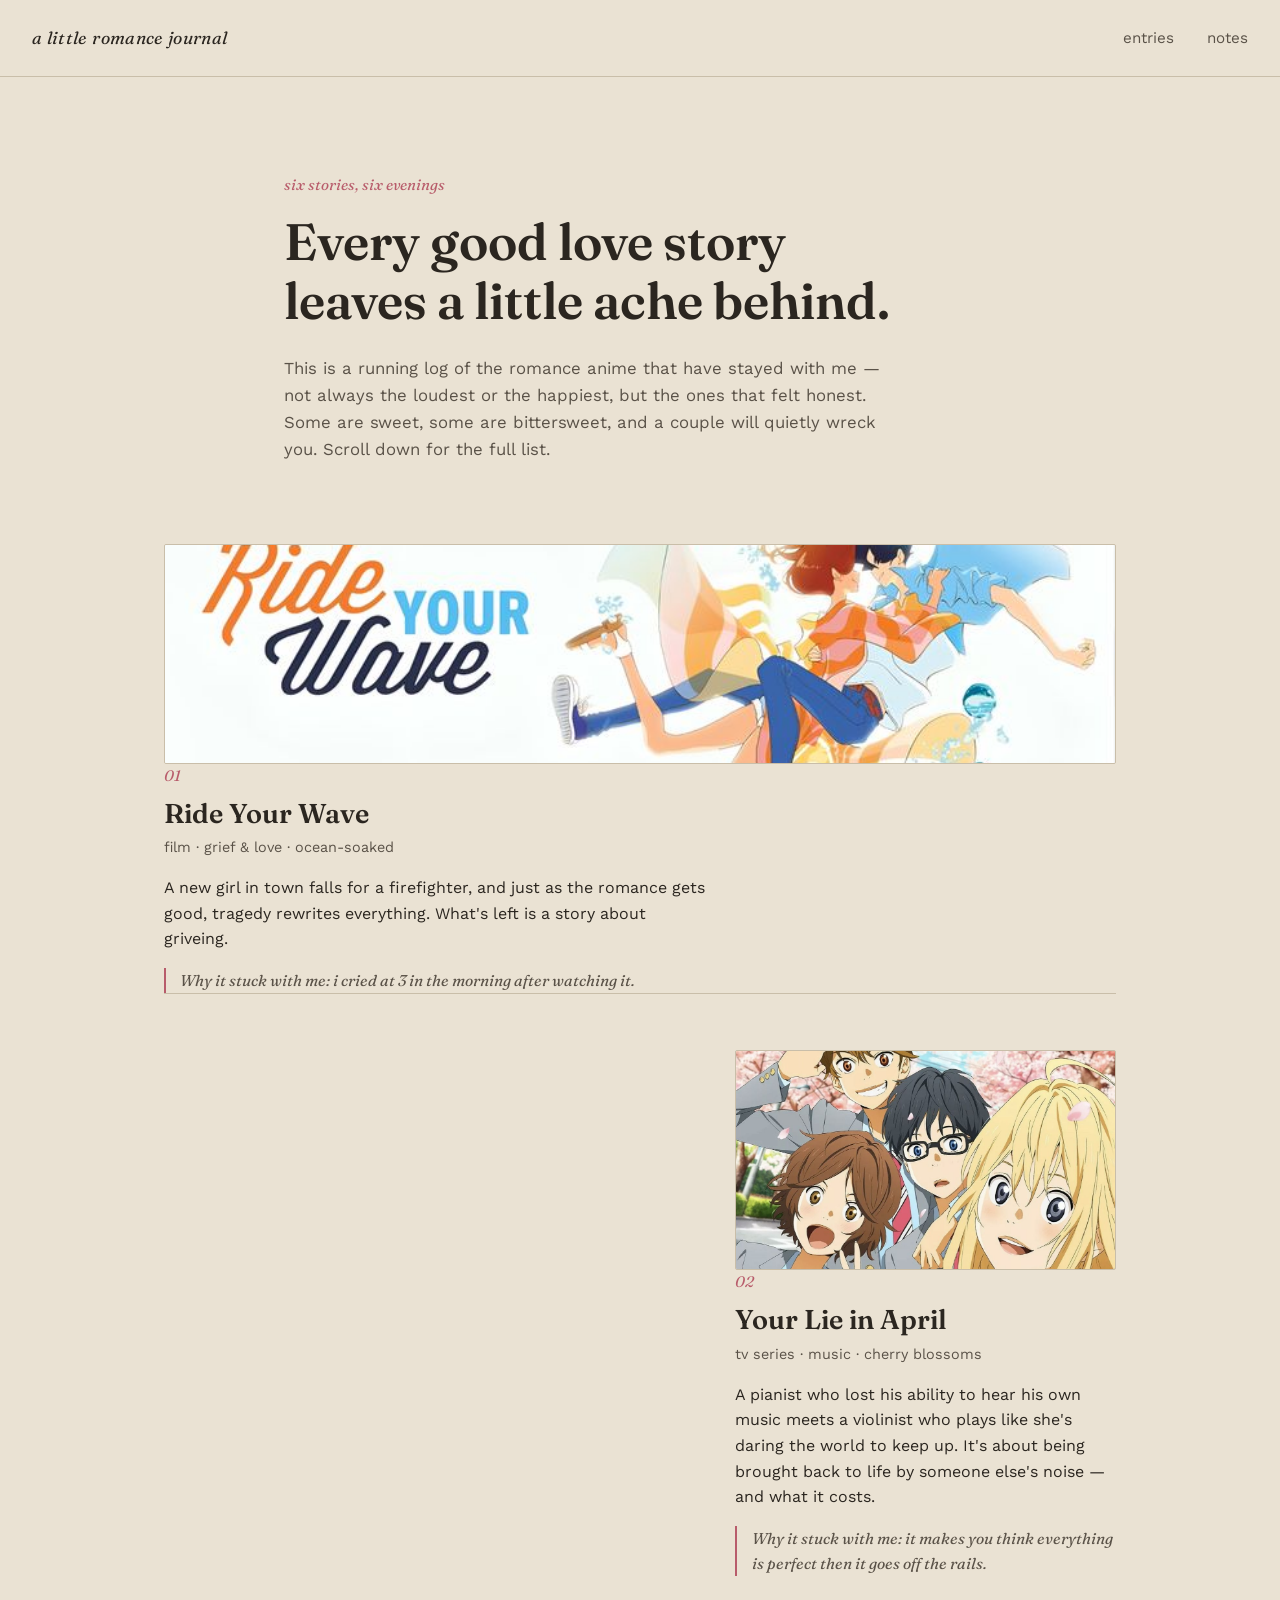
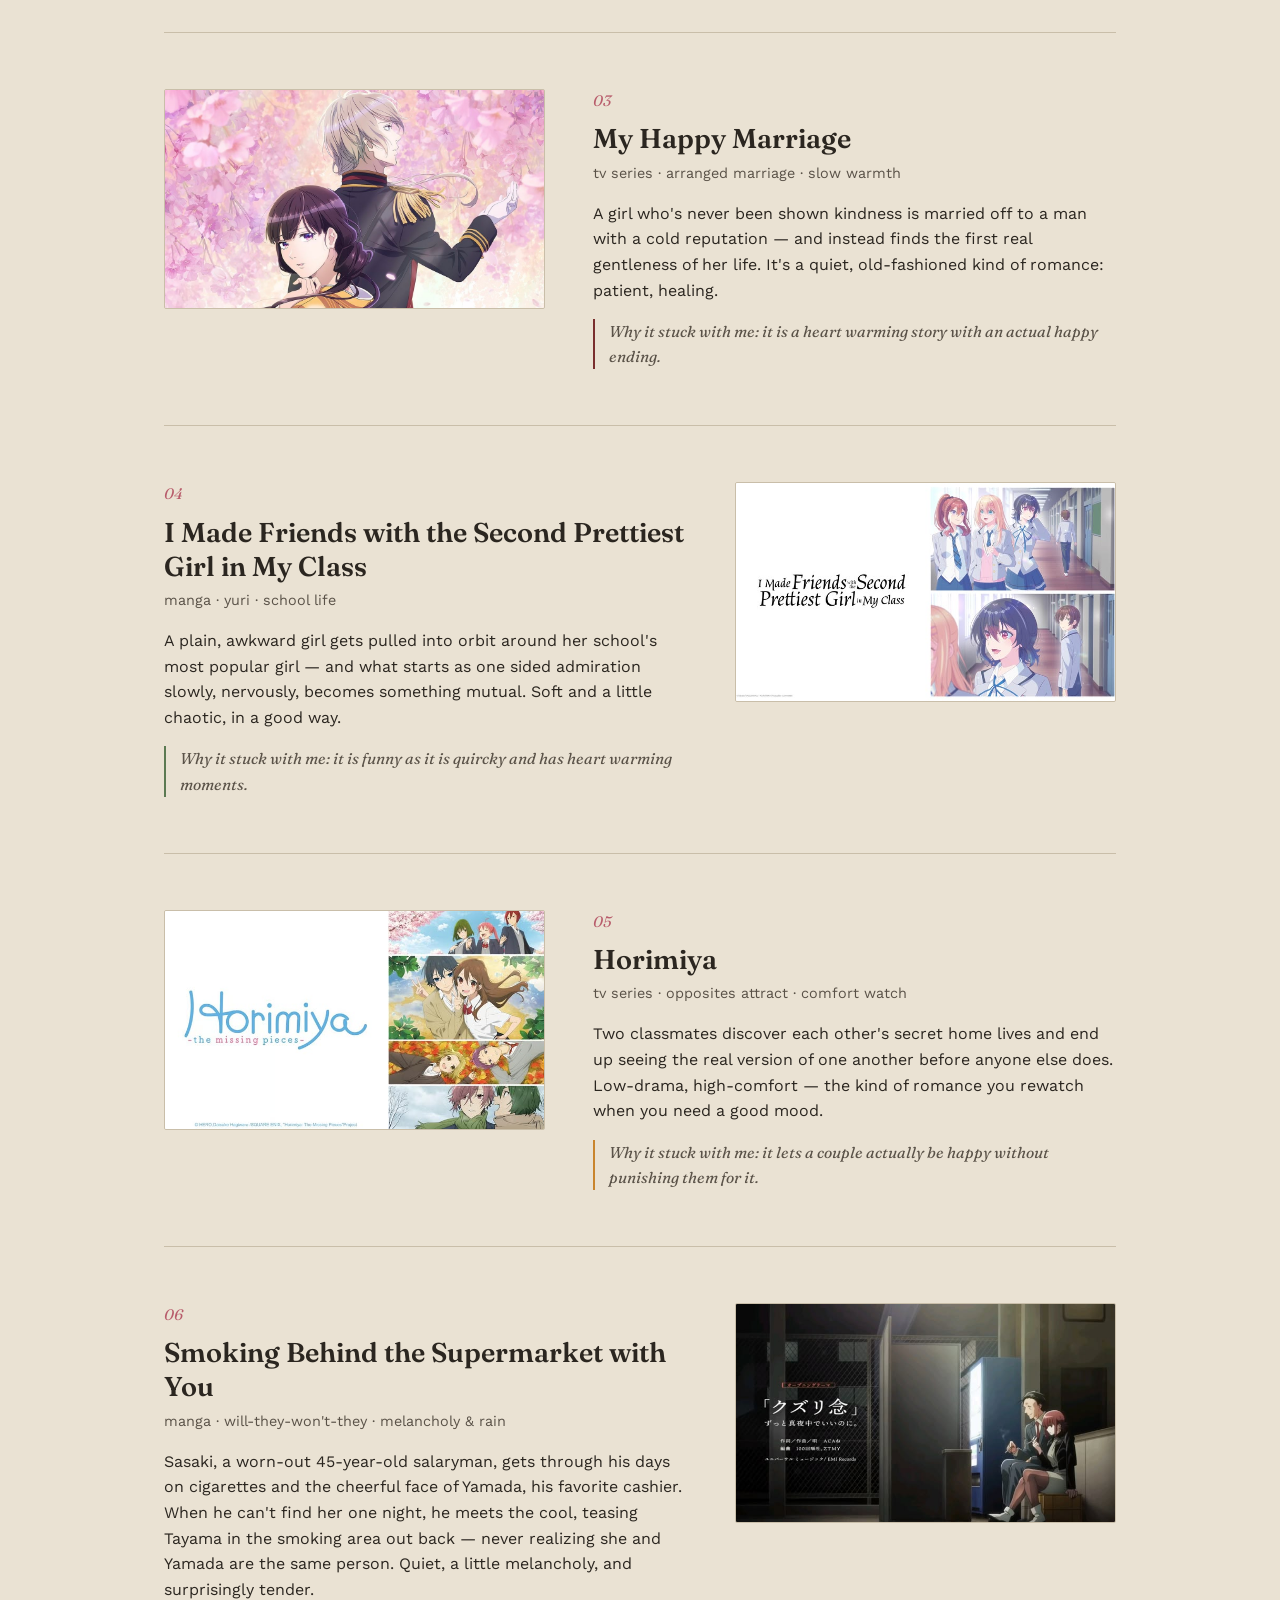
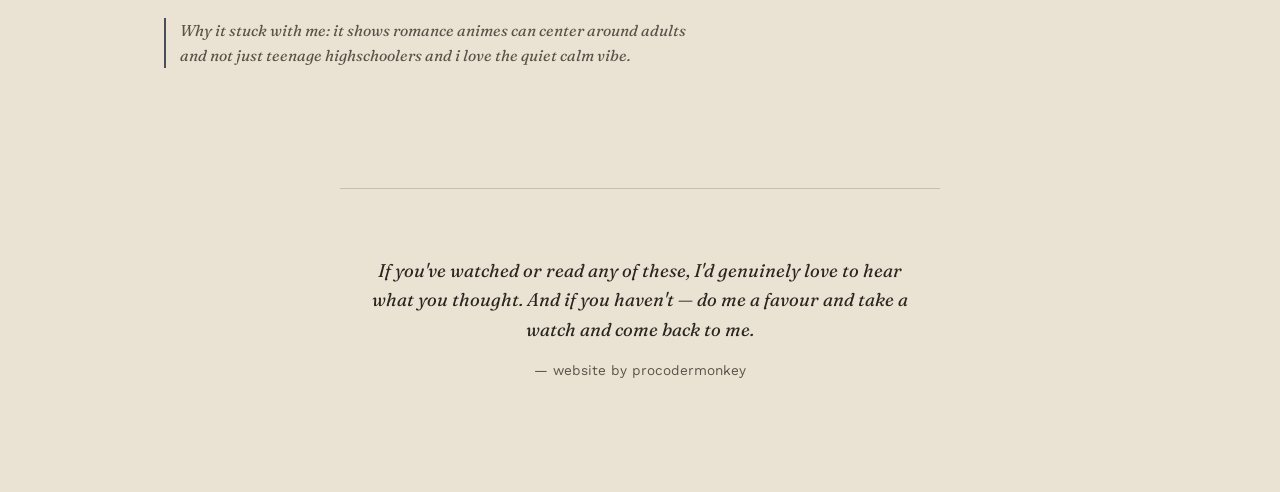
<file: animeromance.html>
<!DOCTYPE html>
<html lang="en">
  <head>
    <meta charset="UTF-8" />
    <meta name="viewport" content="width=device-width, initial-scale=1.0" />
    <title>A Little Romance Journal</title>

    <!-- Google Fonts: Fraunces for headings (has a warm, handwritten-journal feel),
       Work Sans for body text (clean and easy to read) -->
    <link rel="preconnect" href="https://fonts.googleapis.com" />
    <link rel="preconnect" href="https://fonts.gstatic.com" crossorigin />
    <link
      href="https://fonts.googleapis.com/css2?family=Fraunces:ital,wght@0,400;0,600;1,500&family=Work+Sans:wght@400;500;600&display=swap"
      rel="stylesheet"
    />

    <link rel="stylesheet" href="styleanime.css" />
  </head>
  <body>
    <!-- ============ NAV ============ -->
    <header class="site-header">
      <a href="#top" class="site-title">a little romance journal</a>
      <nav class="site-nav">
        <a href="#entries">entries</a>
        <a href="#closing">notes</a>
      </nav>
    </header>

    <!-- ============ HERO ============ -->
    <section class="hero" id="top">
      <p class="hero-eyebrow">six stories, six evenings</p>
      <h1 class="hero-title">
        Every good love story<br />
        leaves a little ache behind.
      </h1>
      <p class="hero-intro">
        This is a running log of the romance anime that have stayed with me
        &mdash; not always the loudest or the happiest, but the ones that felt
        honest. Some are sweet, some are bittersweet, and a couple will quietly
        wreck you. Scroll down for the full list.
      </p>
    </section>

    <!-- ============ ENTRIES ============ -->
    <main id="entries">
      <!-- ENTRY 01 -->
<div class="entry-visual">
  <img src="Ride Your Wave.jpeg" alt="Ride Your Wave cover">
</div>
        <div class="entry-body">
          <span class="entry-number">01</span>
          <h2 class="entry-title">Ride Your Wave</h2>
          <p class="entry-meta">
            film &middot; grief &amp; love &middot; ocean-soaked
          </p>
          <p class="entry-desc">
            A new girl in town falls for a firefighter, and just as the
            romance gets good, tragedy rewrites everything. What's left is a
            story about griveing.
          </p>
          <p class="entry-quote">
            Why it stuck with me: i cried at 3 in the morning after watching it.
          </p>
        </div>
      </article>

      <!-- ENTRY 02 -->
      <article
        class="entry reverse"
        style="--accent: #b85c6b; --accent-soft: #e3a6ae"
      >
        <div class="entry-visual">
          <div class="entry-visual">
            <img src="yourlie.jpg" alt="Your Lie in April cover">
          </div>
        <div class="entry-body">
          <span class="entry-number">02</span>
          <h2 class="entry-title">Your Lie in April</h2>
          <p class="entry-meta">
            tv series &middot; music &middot; cherry blossoms
          </p>
          <p class="entry-desc">
            A pianist who lost his ability to hear his own music meets a
            violinist who plays like she's daring the world to keep up. It's
            about being brought back to life by someone else's noise &mdash; and
            what it costs.
          </p>
          <p class="entry-quote">
            Why it stuck with me: it makes you think everything is perfect then it goes off the rails.
          </p>
        </div>
      </article>

      <!-- ENTRY 03 -->
      <article class="entry" style="--accent: #7a2e2e; --accent-soft: #c9a15a">
        <div class="entry-visual">
          <img src="myanime.jpg" alt="My Happy Marriage cover">
        </div>
        <div class="entry-body">
          <span class="entry-number">03</span>
          <h2 class="entry-title">My Happy Marriage</h2>
          <p class="entry-meta">
            tv series &middot; arranged marriage &middot; slow warmth
          </p>
          <p class="entry-desc">
            A girl who's never been shown kindness is married off to a man with
            a cold reputation &mdash; and instead finds the first real
            gentleness of her life. It's a quiet, old-fashioned kind of romance:
            patient, healing.
          </p>
          <p class="entry-quote">
            Why it stuck with me: it is a heart warming story with an actual happy ending. 
          </p>
        </div>
      </article>

      <!-- ENTRY 04 -->
      <article
        class="entry reverse"
        style="--accent: #5c7a52; --accent-soft: #a8c08c"
      >
      <div class="entry-visual">
        <img src="imade2nd.jpg" alt="I Made Friends with the Second Prettiest Girl in My Class cover">
      </div>
        <div class="entry-body">
          <span class="entry-number">04</span>
          <h2 class="entry-title">
            I Made Friends with the Second Prettiest Girl in My Class
          </h2>
          <p class="entry-meta">manga &middot; yuri &middot; school life</p>
          <p class="entry-desc">
            A plain, awkward girl gets pulled into orbit around her school's
            most popular girl &mdash; and what starts as one sided admiration
            slowly, nervously, becomes something mutual. Soft and a little
            chaotic, in a good way.
          </p>
          <p class="entry-quote">
            Why it stuck with me: it is funny as it is quircky and has heart warming moments.
          </p>
        </div>
      </article>

      <!-- ENTRY 05 -->
      <article class="entry" style="--accent: #c9852e; --accent-soft: #f0c77a">
        <div class="entry-visual">
          <img src="Watch Horimiya.jpeg" alt="Horimiya cover">
        </div>
        <div class="entry-body">
          <span class="entry-number">05</span>
          <h2 class="entry-title">Horimiya</h2>
          <p class="entry-meta">
            tv series &middot; opposites attract &middot; comfort watch
          </p>
          <p class="entry-desc">
            Two classmates discover each other's secret home lives and end up
            seeing the real version of one another before anyone else does.
            Low-drama, high-comfort &mdash; the kind of romance you rewatch when
            you need a good mood.
          </p>
          <p class="entry-quote">
            Why it stuck with me: it lets a couple actually be happy without
            punishing them for it.
          </p>
        </div>
      </article>

      <!-- ENTRY 06 -->
      <article
        class="entry reverse"
        style="--accent: #4a4e5a; --accent-soft: #8b90a0"
      >
      <div class="entry-visual">
        <img src="smoking behind the supermarket with you.jpeg" alt="Smoking Behind the Supermarket with You cover">
      </div>
        <div class="entry-body">
          <span class="entry-number">06</span>
          <h2 class="entry-title">Smoking Behind the Supermarket with You</h2>
          <p class="entry-meta">
            manga &middot; will-they-won't-they &middot; melancholy &amp; rain
          </p>
          <p class="entry-desc">
            Sasaki, a worn-out 45-year-old salaryman, gets through his days on
            cigarettes and the cheerful face of Yamada, his favorite cashier.
            When he can't find her one night, he meets the cool, teasing Tayama
            in the smoking area out back &mdash; never realizing she and Yamada
            are the same person. Quiet, a little melancholy, and surprisingly
            tender.
          </p>
          <p class="entry-quote">
            Why it stuck with me: it shows romance animes can center around adults and not just teenage highschoolers and i love the quiet calm vibe.
          </p>
        </div>
      </article>
    </main>

    <!-- ============ CLOSING ============ -->
    <section class="closing" id="closing">
      <p class="closing-note">
        If you've watched or read any of these, I'd genuinely love to hear what
        you thought. And if you haven't &mdash; do me a favour and take a watch and come back to me.
      </p>
      <p class="closing-sign">&mdash; website by procodermonkey</p>
    </section>
  </body>
</html>
</file>
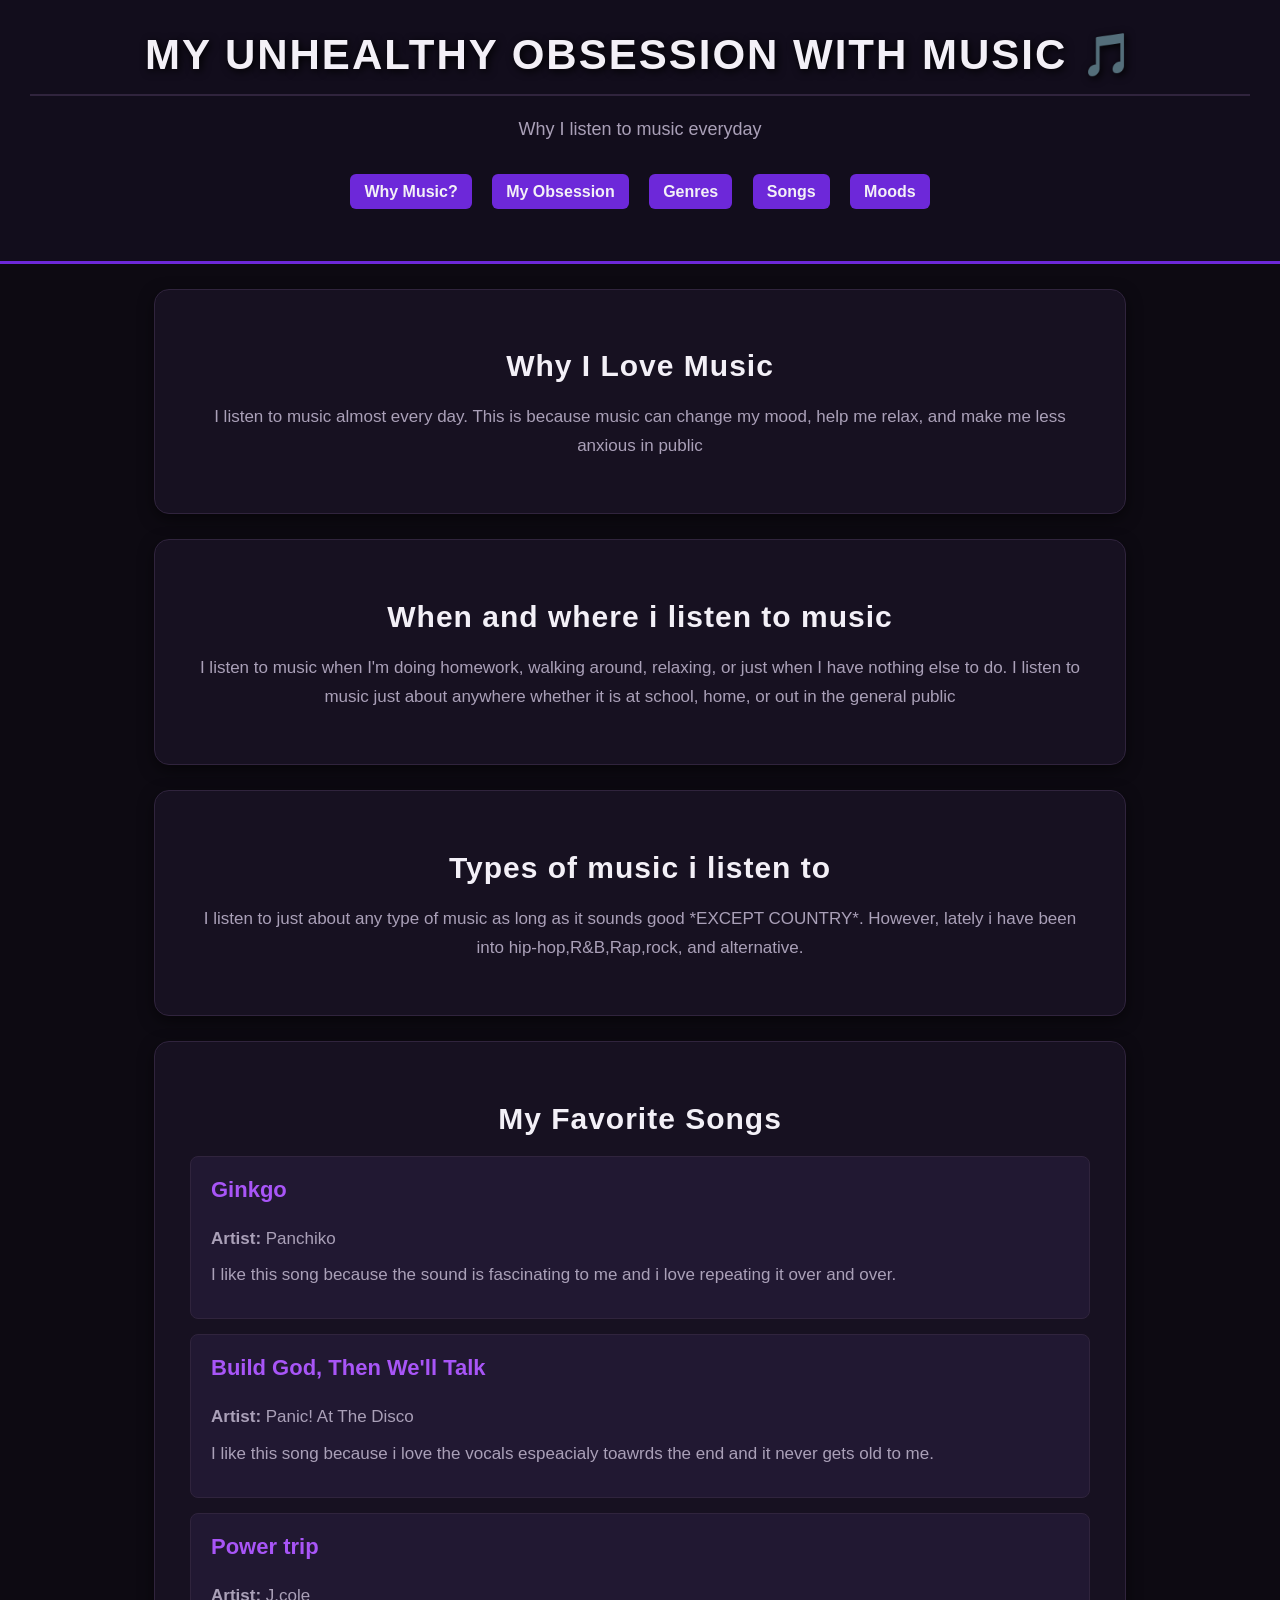
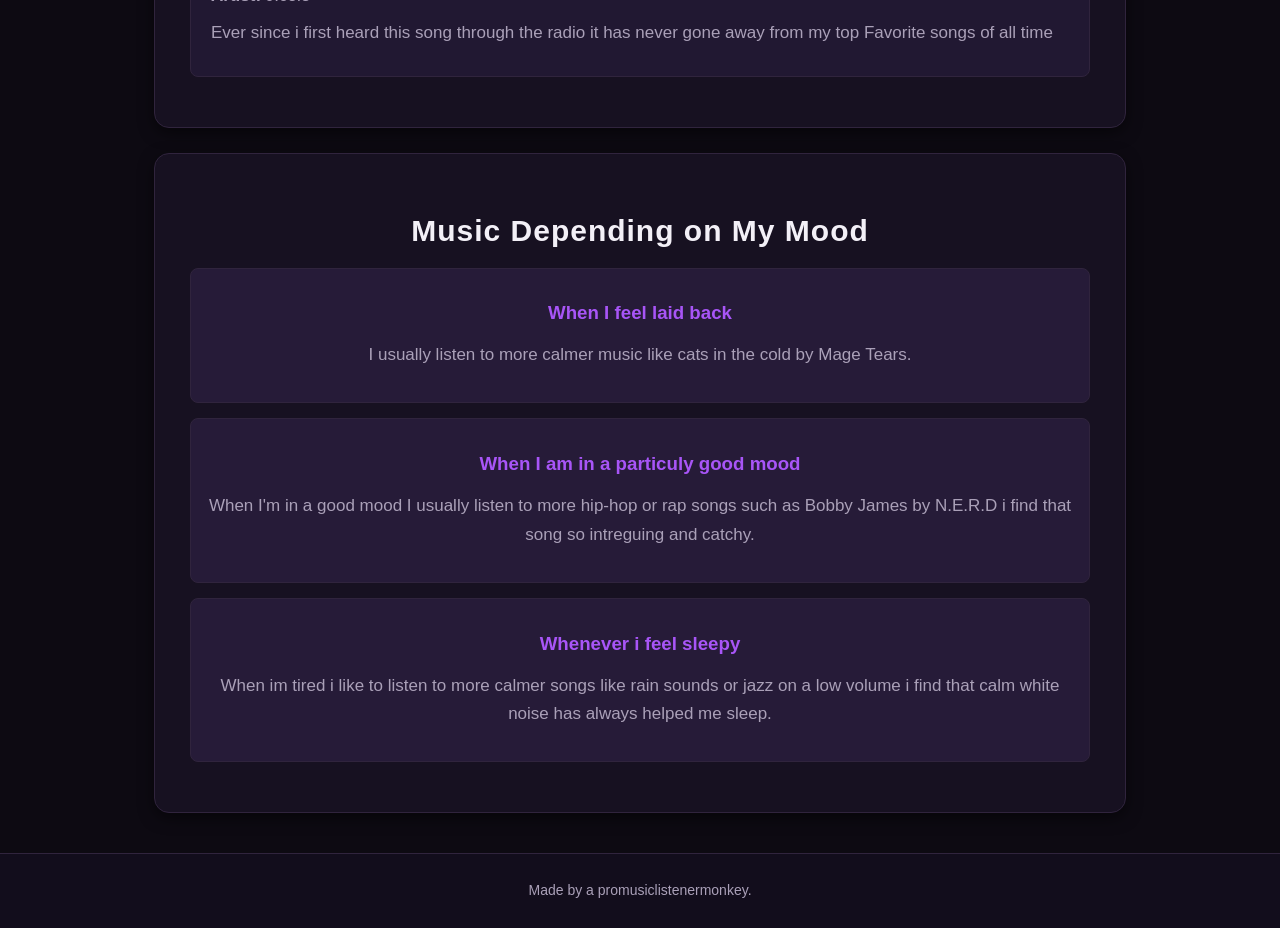
<file: falsitey.html>
<!DOCTYPE html>
<html>
  <head>
    <meta charset="UTF-8" />
    <title>My Music Obsession</title>
    <link rel="stylesheet" href="./67.css" />
  </head>

  <body>
    <header>
      <h1>My Unhealthy Obsession With Music 🎵</h1>
      <p>Why I listen to music everyday</p>

      <nav>
        <a href="#why">Why Music?</a>
        <a href="#obsession">My Obsession</a>
        <a href="#genres">Genres</a>
        <a href="#songs">Songs</a>
        <a href="#moods">Moods</a>
      </nav>
    </header>

    <section id="why">
      <h2>Why I Love Music</h2>

      <p>
        I listen to music almost every day. This is because music can change my
        mood, help me relax, and make me less anxious in public
      </p>
    </section>

    <section id="obsession">
      <h2>When and where i listen to music</h2>

      <p>
        I listen to music when I'm doing homework, walking around, relaxing, or
        just when I have nothing else to do. I listen to music just about
        anywhere whether it is at school, home, or out in the general public
      </p>
    </section>

    <section id="genres">
      <h2>Types of music i listen to</h2>

      <p>
        I listen to just about any type of music as long as it sounds good
        *EXCEPT COUNTRY*. However, lately i have been into hip-hop,R&B,Rap,rock,
        and alternative.
      </p>
    </section>

    <section id="songs">
      <h2>My Favorite Songs</h2>

      <div class="song">
        <h3>Ginkgo</h3>
        <p><strong>Artist:</strong> Panchiko</p>
        <p>
          I like this song because the sound is fascinating to me and i love
          repeating it over and over.
        </p>
      </div>

      <div class="song">
        <h3>Build God, Then We'll Talk</h3>
        <p><strong>Artist:</strong> Panic! At The Disco</p>
        <p>
          I like this song because i love the vocals espeacialy toawrds the end
          and it never gets old to me.
        </p>
      </div>

      <div class="song">
        <h3>Power trip</h3>
        <p><strong>Artist:</strong> J.cole</p>
        <p>
          Ever since i first heard this song through the radio it has never gone
          away from my top Favorite songs of all time
        </p>
      </div>
    </section>

    <section id="moods">
      <h2>Music Depending on My Mood</h2>

      <div class="mood">
        <h3>When I feel laid back</h3>
        <p>
          I usually listen to more calmer music like cats in the cold by Mage
          Tears.
        </p>
      </div>

      <div class="mood">
        <h3>When I am in a particuly good mood</h3>
        <p>
          When I'm in a good mood I usually listen to more hip-hop or rap songs
          such as Bobby James by N.E.R.D i find that song so intreguing and
          catchy.
        </p>
      </div>

      <div class="mood">
        <h3>Whenever i feel sleepy</h3>
        <p>
          When im tired i like to listen to more calmer songs like rain sounds
          or jazz on a low volume i find that calm white noise has always helped
          me sleep.
        </p>
      </div>
    </section>

    <footer>
      <p>Made by a promusiclistenermonkey.</p>
    </footer>
  </body>
</html>
</file>
<file: styleanime.css>
/* =========================================================
   COLOR & TYPE TOKENS
   Change these once here and the whole site updates.
   ========================================================= */
:root {
  --paper: #eae2d3; /* warm background, like aged paper */
  --ink: #2b2620; /* main text color, soft black */
  --ink-soft: #5a5248; /* muted secondary text */
  --rule: #c9bea9; /* thin divider lines */
  --rose: #b85c6b; /* accent used in nav/hover */

  --font-display: "Fraunces", Georgia, serif;
  --font-body: "Work Sans", "Segoe UI", sans-serif;
}

/* =========================================================
     RESET / BASE
     ========================================================= */
* {
  box-sizing: border-box;
}

body {
  margin: 0;
  background-color: var(--paper);
  color: var(--ink);
  font-family: var(--font-body);
  line-height: 1.6;
  -webkit-font-smoothing: antialiased;
}

a {
  color: inherit;
}

img {
  max-width: 100%;
  display: block;
}

/* Respect users who prefer less motion */
@media (prefers-reduced-motion: reduce) {
  * {
    animation: none !important;
    transition: none !important;
  }
}

/* =========================================================
     HEADER / NAV
     ========================================================= */
.site-header {
  display: flex;
  justify-content: space-between;
  align-items: center;
  padding: 1.5rem 2rem;
  border-bottom: 1px solid var(--rule);
  position: sticky;
  top: 0;
  background-color: var(--paper);
  z-index: 10;
}

.site-title {
  font-family: var(--font-display);
  font-style: italic;
  font-size: 1.1rem;
  text-decoration: none;
  letter-spacing: 0.02em;
}

.site-nav a {
  text-decoration: none;
  margin-left: 1.75rem;
  font-size: 0.95rem;
  color: var(--ink-soft);
  padding-bottom: 2px;
  border-bottom: 1px solid transparent;
  transition: border-color 0.2s ease, color 0.2s ease;
}

.site-nav a:hover {
  color: var(--rose);
  border-bottom-color: var(--rose);
}

/* =========================================================
     HERO
     ========================================================= */
.hero {
  max-width: 760px;
  margin: 0 auto;
  padding: 6rem 1.5rem 4rem;
  text-align: left;
}

.hero-eyebrow {
  font-size: 0.95rem;
  color: var(--rose);
  font-style: italic;
  font-family: var(--font-display);
  margin: 0 0 1rem;
}

.hero-title {
  font-family: var(--font-display);
  font-weight: 600;
  font-size: clamp(2rem, 5vw, 3.2rem);
  line-height: 1.15;
  margin: 0 0 1.5rem;
}

.hero-intro {
  max-width: 60ch;
  font-size: 1.05rem;
  color: var(--ink-soft);
}

/* =========================================================
     ENTRIES
     ========================================================= */
main {
  max-width: 1000px;
  margin: 0 auto;
  padding: 0 1.5rem 4rem;
}

.entry {
  display: flex;
  align-items: stretch;
  gap: 3rem;
  padding: 3.5rem 0;
  border-top: 1px solid var(--rule);
}

.entry.reverse {
  flex-direction: row-reverse;
}

.entry-visual {
  flex: 0 0 40%;
}

.mood-art {
  width: 100%;
  height: 220px;
  border-radius: 2px;
}

/* Cover images (once you add real anime cover art) use this instead of .mood-art */
.entry-visual img {
  width: 100%;
  height: 220px;
  object-fit: cover;
  border-radius: 2px;
  border: 1px solid var(--rule);
}

.entry-body {
  flex: 1;
  display: flex;
  flex-direction: column;
  justify-content: center;
}

.entry-number {
  font-family: var(--font-display);
  font-style: italic;
  color: var(--rose);
  font-size: 0.95rem;
  margin-bottom: 0.5rem;
}

.entry-title {
  font-family: var(--font-display);
  font-weight: 600;
  font-size: 1.7rem;
  margin: 0 0 0.4rem;
  line-height: 1.25;
}

.entry-meta {
  font-size: 0.9rem;
  color: var(--ink-soft);
  margin: 0 0 1rem;
}

.entry-desc {
  max-width: 55ch;
  margin: 0 0 1rem;
}

.entry-quote {
  font-family: var(--font-display);
  font-style: italic;
  color: var(--ink-soft);
  border-left: 2px solid var(--accent, var(--rose));
  padding-left: 0.9rem;
  margin: 0;
  font-size: 0.98rem;
}

/* =========================================================
     CLOSING
     ========================================================= */
.closing {
  max-width: 600px;
  margin: 0 auto;
  padding: 3rem 1.5rem 6rem;
  text-align: center;
  border-top: 1px solid var(--rule);
}

.closing-note {
  font-family: var(--font-display);
  font-style: italic;
  font-size: 1.15rem;
  color: var(--ink);
  margin-bottom: 1rem;
}

.closing-sign {
  font-size: 0.85rem;
  color: var(--ink-soft);
}

/* =========================================================
     RESPONSIVE
     ========================================================= */
@media (max-width: 720px) {
  .site-header {
    padding: 1.25rem 1.25rem;
  }

  .site-nav a {
    margin-left: 1rem;
  }

  .entry,
  .entry.reverse {
    flex-direction: column;
    gap: 1.5rem;
    padding: 2.5rem 0;
  }

  .entry-visual {
    flex: none;
  }

  .mood-art {
    height: 180px;
  }
}
</file>
<file: 67.css>
body {
  margin: 0;
  font-family: Arial, sans-serif;
  background: #0d0a12;
  color: #f3f0f7;
  min-height: 100vh;
}

header {
  background: #120d1c;
  color: #f3f0f7;
  text-align: center;
  padding: 30px;
  border-bottom: 3px solid #6d28d9;
}

header h1 {
  margin: 0;
  font-size: 42px;
  letter-spacing: 2px;
  text-transform: uppercase;
  text-shadow: 2px 2px 8px #000000;
  border-bottom: 2px solid #30243d;
  padding-bottom: 15px;
}

header p {
  font-size: 18px;
  color: #aaa0b8;
}

nav {
  text-align: center;
  padding: 20px;
  margin-bottom: 10px;
}

nav a {
  color: #f3f0f7;
  background: #6d28d9;
  text-decoration: none;
  font-weight: bold;
  margin: 0 8px;
  padding: 9px 14px;
  border-radius: 6px;
  transition: 0.2s;
}

nav a:hover {
  background: #a855f7;
  color: white;
  letter-spacing: 1px;
}

section {
  background: #171121;
  padding: 35px;
  margin: 25px auto;
  max-width: 900px;
  border-radius: 15px;
  border: 1px solid #30243d;
  box-shadow: 0 5px 15px rgba(0, 0, 0, 0.5);
  text-align: center;
  transition: 0.2s;
}

section:hover {
  transform: translateY(-3px);
  border-color: #6d28d9;
}

h2 {
  font-size: 30px;
  letter-spacing: 1px;
  color: #f3f0f7;
  margin-bottom: 20px;
}

p {
  font-size: 17px;
  line-height: 1.7;
  color: #aaa0b8;
}

img {
  display: block;
  width: 80%;
  max-width: 700px;
  height: auto;
  margin: 25px auto;
  border-radius: 15px;
  border: 2px solid #30243d;
  transition: 0.3s;
}

img:hover {
  transform: scale(1.02);
  border-color: #a855f7;
}

.song {
  background: #211832;
  margin: 15px 0;
  padding: 20px;
  border-radius: 8px;
  border: 1px solid #30243d;
  text-align: left;
  transition: 0.2s;
}

.song h3 {
  margin-top: 0;
  font-size: 22px;
  color: #a855f7;
}

.song p {
  margin: 8px 0;
}

.song:hover {
  transform: scale(1.02);
  border-color: #6d28d9;
  box-shadow: 0 3px 10px rgba(109, 40, 217, 0.4);
}

.mood {
  background: #261b38;
  margin: 15px 0;
  padding: 15px;
  border-radius: 8px;
  border: 1px solid #30243d;
}

.mood h3 {
  margin-bottom: 5px;
  color: #a855f7;
}

.mood p {
  color: #aaa0b8;
}

#songs img {
  width: 80%;
  max-width: 500px;
}

a {
  color: #a855f7;
}

footer {
  background: #120d1c;
  text-align: center;
  padding: 25px;
  margin-top: 40px;
  border-top: 1px solid #30243d;
}

footer p {
  margin: 0;
  color: #aaa0b8;
  font-size: 14px;
}
</file>
